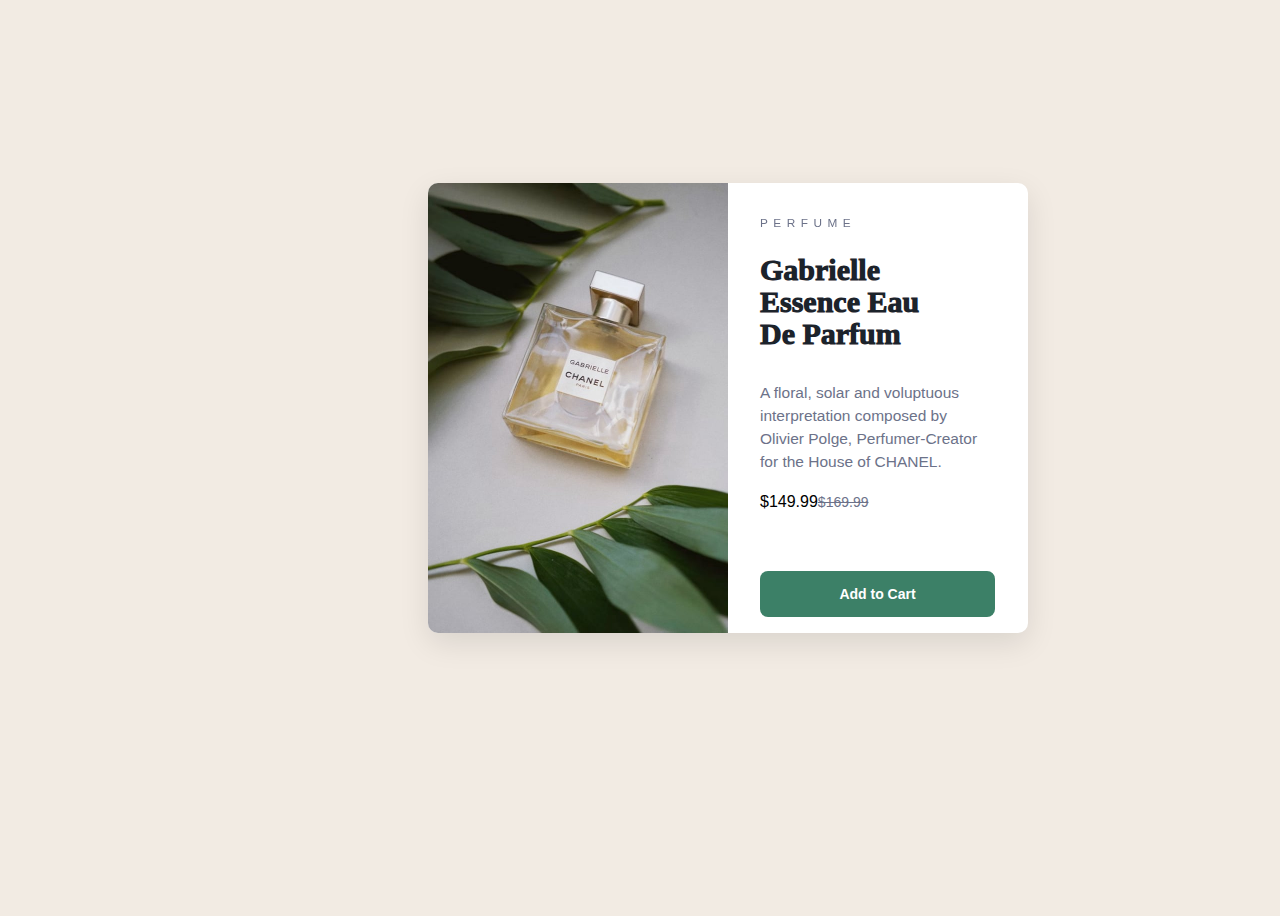
<file: index.html>
<!DOCTYPE html>
<html lang="en">
<head>
  <meta charset="UTF-8">
  <meta name="viewport" content="width=device-width, initial-scale=1.0">
  <title>Document</title>
  <link rel="stylesheet" href="css/style.css">
</head>
<body>
  <div class="crd">
    <div class="crd-img">
        <img src="images/image-product-desktop.jpg" alt="Gabrielle Essence Eau De Parfum">
        
    </div>
    <div class="crd-cnt">
        <span class="cty">PERFUME</span>
        <h1>Gabrielle Essence Eau De Parfum</h1>
        <p class="dscpt">
            A floral, solar and voluptuous <br> interpretation composed by <br> Olivier Polge, Perfumer-Creator <br>
            for the House of CHANEL.
        </p>
        <div class="prc">
            <span class="current-prc">$149.99</span>
            <span class="original-prc">$169.99</span>
        </div>
        <button class="add-to-crt">
            Add to Cart
        </button>
    </div>
</div>
</body>
</html>
</file>
<file: css/style.css>
body {
  background-color: hsl(30, 38%, 92%);
  font-family: "Montserrat", sans-serif;
  display: flex;
  height: 100vh;
}

.crd {
  background-color: hsl(0, 0%, 100%);
  display: flex;
  width: 600px;
  height: 450px;
  border-radius: 10px;
  overflow: hidden;
  box-shadow: 0 10px 30px rgba(0, 0, 0, 0.1);
  margin-left: 420px;
  margin-top: 175px;
}
.crd .crd-img {
  width: 300px;
  height: 450px;
}
.crd .crd-img img {
  width: 300px;
  height: 450px;
  -o-object-fit: cover;
     object-fit: cover;
}
.crd .crd-cnt {
  margin-left: 32px;
  display: flex;
  flex-direction: column;
  width: 300px;
}
.crd .crd-cnt .cty {
  text-transform: uppercase;
  color: hsl(228, 12%, 48%);
  letter-spacing: 5.5px;
  font-size: 11.8px;
  padding-top: 32.5px;
  filter: blur(0.5px);
}
.crd .crd-cnt h1 {
  font-family: "Fraunces", serif;
  font-weight: 1000;
  color: hsl(212, 21%, 14%);
  font-size: 30px;
  max-width: 200px;
  padding-top: 24px;
  margin: 0;
  -moz-column-gap: 1px;
       column-gap: 1px;
  line-height: 32px;
}
.crd .crd-cnt .dscpt {
  color: hsl(228, 12%, 48%);
  font-size: 15.5px;
  margin-bottom: 20px;
  padding-top: 16px;
  line-height: 23px;
  word-spacing: px;
}
.crd .crd-cnt .prc {
  display: flex;
  align-items: center;
}
.crd .crd-cnt .prc .crt-prc {
  font-family: "Fraunces", serif;
  font-weight: 700;
  font-size: 24px;
  color: hsl(158, 36%, 37%);
  margin-right: 15px;
}
.crd .crd-cnt .prc .original-prc {
  text-decoration: line-through;
  color: hsl(228, 12%, 48%);
  font-size: 14px;
}
.crd .crd-cnt .add-to-crt {
  background-color: hsl(158, 36%, 37%);
  color: hsl(0, 0%, 100%);
  border: none;
  padding: 15px;
  border-radius: 8px;
  cursor: pointer;
  font-family: "Montserrat", sans-serif;
  font-weight: 700;
  font-size: 14px;
  margin-top: 60px;
  width: 235px;
}
.crd .crd-cnt .add-to-crt:hover {
  background-color: #2c5e4b;
}/*# sourceMappingURL=style.css.map */
</file>
